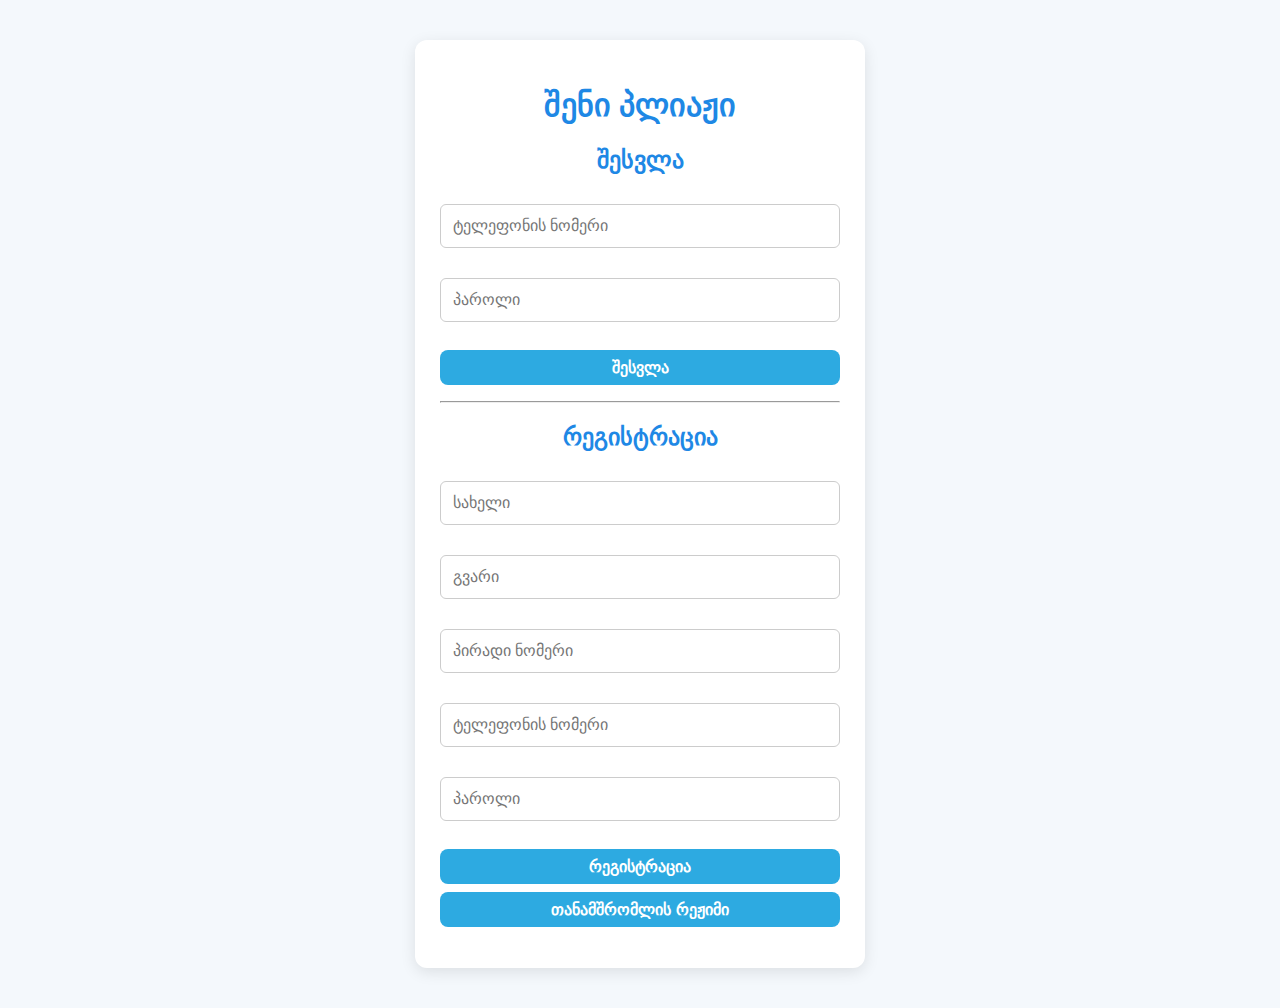
<file: index.html>
<!DOCTYPE html>
<html lang="ka">
<head>
  <meta charset="UTF-8">
    <meta name="viewport" content="width=device-width, initial-scale=1.0">
  <title>პლიაჟი</title>
  <link rel="stylesheet" href="style.css">
  <link rel="manifest" href="manifest.json">
  <link rel="webite icon" type = "png" href="დღე.png">
</head>
<body>
  <div class="container">
    <h1>შენი პლიაჟი</h1>

    <div id="loginSection">
      <h2>შესვლა</h2>
      <input type="text" id="loginPhone" placeholder="ტელეფონის ნომერი">
      <input type="password" id="loginPassword" placeholder="პაროლი">
      <button class="btn" id="loginBtn">შესვლა</button>
    </div>
<p id="status"></p>
    <hr>

    <div id="registerSection">
      <h2>რეგისტრაცია</h2>
      <input type="text" id="regName" placeholder="სახელი">
      <input type="text" id="regSurname" placeholder="გვარი">
      <input type="text" id="regPID" placeholder="პირადი ნომერი">
      <input type="text" id="regPhone" placeholder="ტელეფონის ნომერი">
      <input type="password" id="regPassword" placeholder="პაროლი">
      <button class="btn" id="registerBtn">რეგისტრაცია</button>
    </div>
    <button class="btn" onclick="window.location.href='sheyfulda.htm'">თანამშრომლის რეჟიმი</button>

    <p id="status"></p>

    <script src="index.js"></script>
  </div>
</body>
</html>
</file>
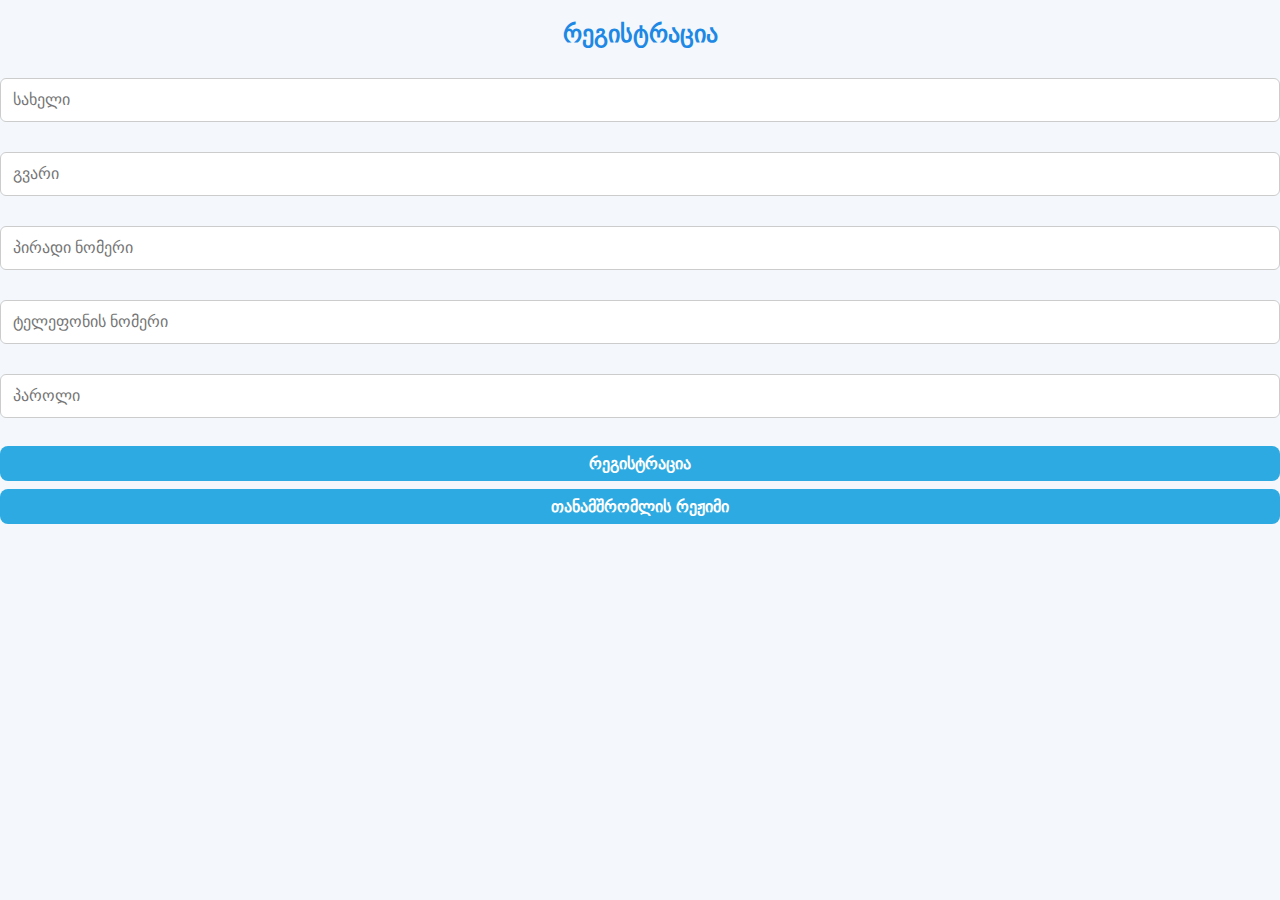
<file: 123.html>
<!DOCTYPE html>
<html lang="en">
<head>
    <meta charset="UTF-8">
    <meta name="viewport" content="width=device-width, initial-scale=1.0">
    <title>Document</title>
      <link rel="stylesheet" href="style.css">
</head>
<body>
     <div id="registerSection">
      <h2>რეგისტრაცია</h2>
      <input type="text" id="regName" placeholder="სახელი">
      <input type="text" id="regSurname" placeholder="გვარი">
      <input type="text" id="regPID" placeholder="პირადი ნომერი">
      <input type="text" id="regPhone" placeholder="ტელეფონის ნომერი">
      <input type="password" id="regPassword" placeholder="პაროლი">
      <button class="btn" id="registerBtn">რეგისტრაცია</button>
    </div>
    <button class="btn" onclick="window.location.href='sheyfulda.htm'">თანამშრომლის რეჟიმი</button>

    <p id="status"></p>


    <script>// Helper to save user to localStorage
function saveUserToLocalStorage(user) {
  localStorage.setItem(user.phone, JSON.stringify(user));
}

// Helper to get user from localStorage
function getUserFromLocalStorage(phone) {
  return JSON.parse(localStorage.getItem(phone));
}

// Show messages on the page
function showStatus(message, isError = false) {
  const statusEl = document.getElementById("status");
  statusEl.innerText = message;
  statusEl.style.color = isError ? "red" : "green";
}

// რეგისტრაცია
document.querySelector('#registerSection .btn').addEventListener('click', () => {
  const name = document.getElementById("regName").value.trim();
  const surname = document.getElementById("regSurname").value.trim();
  const pid = document.getElementById("regPID").value.trim();
  const phone = document.getElementById("regPhone").value.trim();
  const password = document.getElementById("regPassword").value;

  if (!name || !surname || !pid || !phone || !password) {
    return showStatus("გთხოვ შეავსო ყველა ველი!", true);
  }

  if (getUserFromLocalStorage(phone)) {
    return showStatus("მომხმარებელი უკვე არსებობს!", true);
  }

  const newUser = { name, surname, pid, phone, password };
  saveUserToLocalStorage(newUser);

  localStorage.setItem("loggedInUser", phone); // Save session
  window.location.href = "sheyfulda.htm";
});
</script>
</body>
</html>
</file>
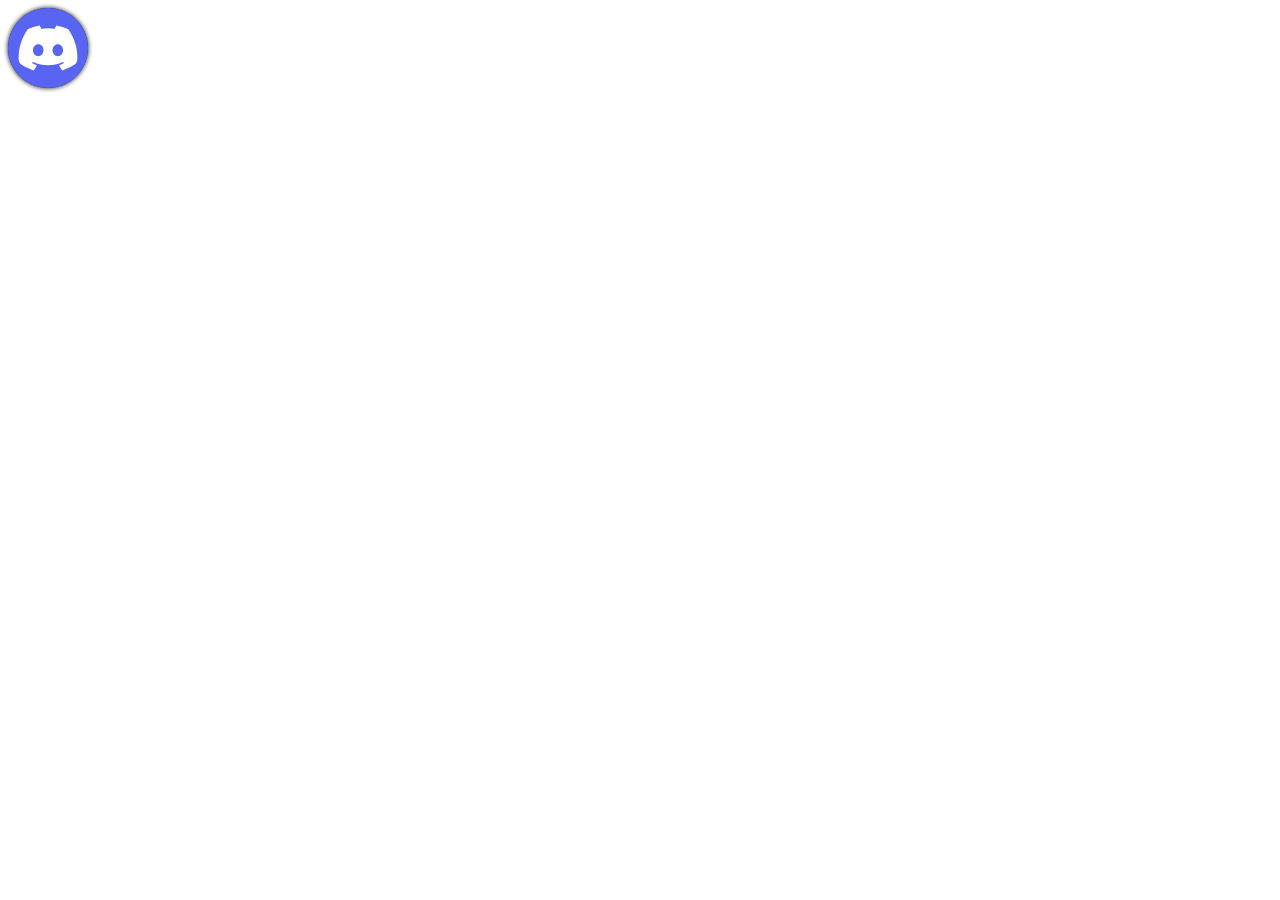
<file: 12345.html>
<!DOCTYPE html>
<html lang="en">
<head>
    <meta charset="UTF-8">
    <meta name="viewport" content="width=device-width, initial-scale=1.0">
    <title>Document</title>
    <style>/* From Uiverse.io by SnyDeTreves */ 
/**********/
/* Config */
/**********/

.tooltip {
  --color-background: 88, 101, 242;
  --color-text: #fff;
  --size-diameter: 5rem;
  --size-shadow: 5px;
}

/*************/
/* Container */
/*************/

/* Container - Base */
.tooltip {
  --size: var(--size-diameter);

  align-items: center;
  border: none;
  border-radius: var(--size);
  cursor: pointer;
  display: flex;
  fill: var(--color-text);
  height: var(--size);
  justify-content: center;
  position: relative;
  width: var(--size);
}
.tooltip::before,
.tooltip::after {
  border-radius: inherit;
  height: var(--size);
  position: absolute;
  width: var(--size);
}
/* Container - Darken */
.tooltip::before {
  background: rgba(var(--color-background), 1);
  box-shadow: 0 0 var(--size-shadow) #000;
  content: "";
  z-index: 1;
}
/* Container - Darken */
.tooltip::after {
  background: rgba(0, 0, 0, 0.2);
  z-index: 2;
}

/* Container - Interactions */
.tooltip:hover::after {
  content: "";
}
.tooltip:active::before {
  border: 1px solid #000;
  box-shadow: none;
}
.tooltip:active::after {
  background: rgba(0, 0, 0, 0.4);
}

/***********/
/* Content */
/***********/

/* Content - Base */
.tooltip__content {
  --size: calc(0.8 * var(--size-diameter));

  border-radius: var(--size);
  height: var(--size);
  position: relative;
  width: var(--size);
  z-index: 3;
}

/*********/
/* Label */
/*********/

/* Label - Base */
.tooltip__label {
  --size: calc(1 * var(--size-diameter));

  background: radial-gradient(
    circle at center,
    transparent 45%,
    rgb(var(--color-background)) 46%
  );
  border-radius: var(--size);
  font-size: calc(0.2 * var(--size-diameter));
  height: var(--size);
  left: calc(50% - var(--size) / 2);
  pointer-events: none;
  position: absolute;
  top: calc(50% - var(--size) / 2);
  transition: all 0.3s linear;
  width: var(--size);
}
/* Label - Path */
.tooltip__label #circlePath {
  display: none;
}
/* Label - Text */
.tooltip__label text {
  dominant-baseline: middle;
  font-weight: 600;
  text-anchor: middle;
}

/* Label - Interactions */
.tooltip:hover .tooltip__label {
  --size: calc(var(--size-diameter) + 6em);

  box-shadow: 0 0 var(--size-shadow) #000;
}
</style>
</head>
<body>
    <!-- From Uiverse.io by SnyDeTreves --> 
<button class="tooltip">
  <svg
    class="tooltip__label"
    viewBox="0 0 100 100"
    xmlns="http://www.w3.org/2000/svg"
  >
    <path id="circlePath" d="M 10 50 A 40 40 0 0 1 90 50"></path>
    <text>
      <textPath href="#circlePath" startOffset="50%">Discord</textPath>
    </text>
  </svg>
  <svg
    class="tooltip__content"
    viewBox="0 0 640 512"
    xmlns="http://www.w3.org/2000/svg"
  >
    <path
      d="M524.5 69.8a1.5 1.5 0 0 0 -.8-.7A485.1 485.1 0 0 0 404.1 32a1.8 1.8 0 0 0 -1.9 .9 337.5 337.5 0 0 0 -14.9 30.6 447.8 447.8 0 0 0 -134.4 0 309.5 309.5 0 0 0 -15.1-30.6 1.9 1.9 0 0 0 -1.9-.9A483.7 483.7 0 0 0 116.1 69.1a1.7 1.7 0 0 0 -.8 .7C39.1 183.7 18.2 294.7 28.4 404.4a2 2 0 0 0 .8 1.4A487.7 487.7 0 0 0 176 479.9a1.9 1.9 0 0 0 2.1-.7A348.2 348.2 0 0 0 208.1 430.4a1.9 1.9 0 0 0 -1-2.6 321.2 321.2 0 0 1 -45.9-21.9 1.9 1.9 0 0 1 -.2-3.1c3.1-2.3 6.2-4.7 9.1-7.1a1.8 1.8 0 0 1 1.9-.3c96.2 43.9 200.4 43.9 295.5 0a1.8 1.8 0 0 1 1.9 .2c2.9 2.4 6 4.9 9.1 7.2a1.9 1.9 0 0 1 -.2 3.1 301.4 301.4 0 0 1 -45.9 21.8 1.9 1.9 0 0 0 -1 2.6 391.1 391.1 0 0 0 30 48.8 1.9 1.9 0 0 0 2.1 .7A486 486 0 0 0 610.7 405.7a1.9 1.9 0 0 0 .8-1.4C623.7 277.6 590.9 167.5 524.5 69.8zM222.5 337.6c-29 0-52.8-26.6-52.8-59.2S193.1 219.1 222.5 219.1c29.7 0 53.3 26.8 52.8 59.2C275.3 311 251.9 337.6 222.5 337.6zm195.4 0c-29 0-52.8-26.6-52.8-59.2S388.4 219.1 417.9 219.1c29.7 0 53.3 26.8 52.8 59.2C470.7 311 447.5 337.6 417.9 337.6z"
    ></path>
  </svg>
</button>

</body>
</html>
</file>
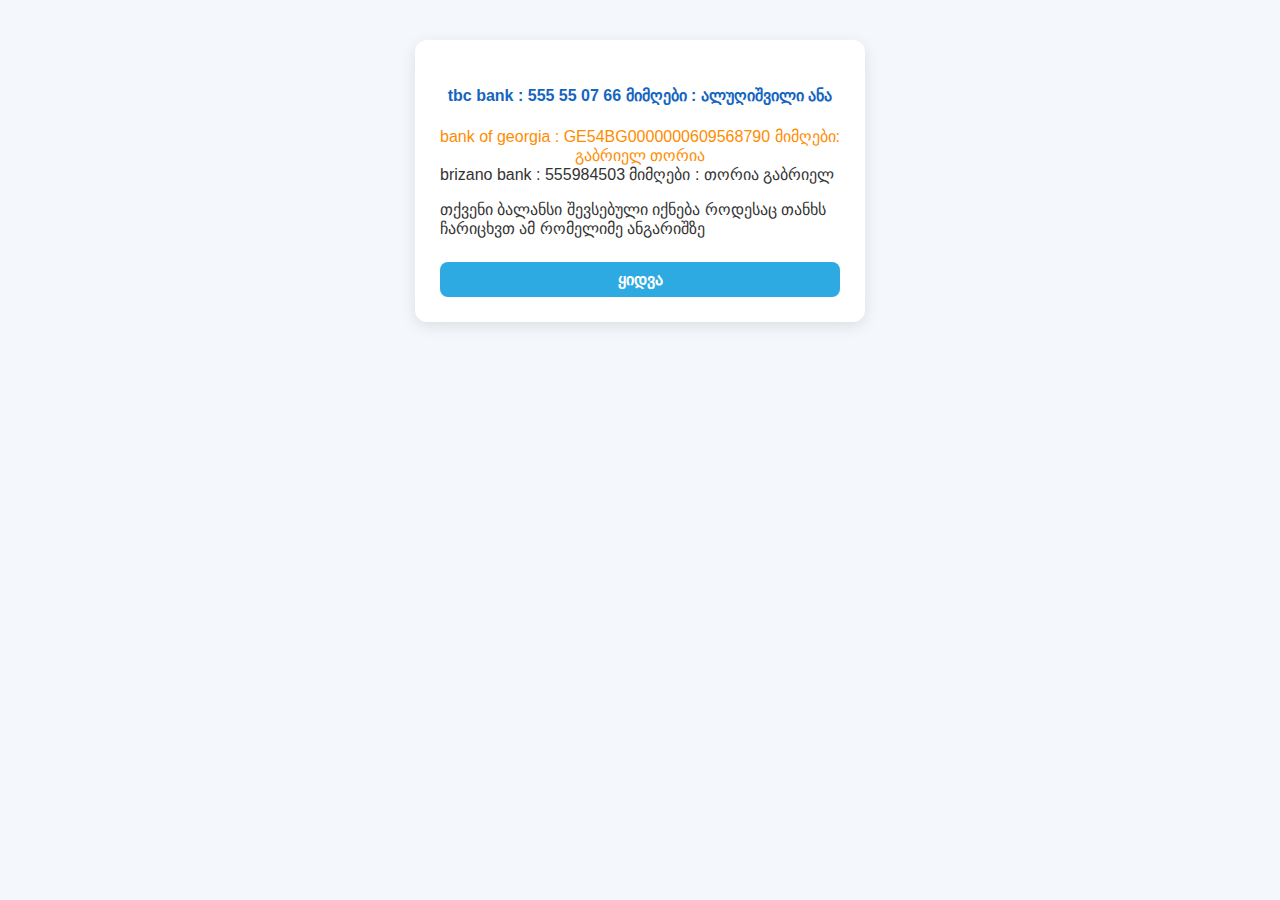
<file: balance.html>
<!DOCTYPE html>
<html lang="en">
<head>
  <meta charset="UTF-8">
  <meta name="viewport" content="width=device-width, initial-scale=1.0">
  <title>Document</title>
  <link rel="stylesheet" href="style.css">
</head>
<body>

  <div class="container">
<h4>
  tbc bank   :  555 55 07 66   მიმღები : ალუღიშვილი ანა
</h4>

<header>

bank of georgia :  GE54BG0000000609568790  მიმღები: გაბრიელ თორია


</header>

<main>

brizano bank : 555984503  მიმღები : თორია გაბრიელ




</main>


<p> თქვენი ბალანსი შევსებული იქნება როდესაც თანხს ჩარიცხვთ ამ რომელიმე ანგარიშზე</p>
 
<button class="btn" onclick="window.location.href='შესრულებულია.html '">ყიდვა</button>
  </div>
</body>
</html>
</file>
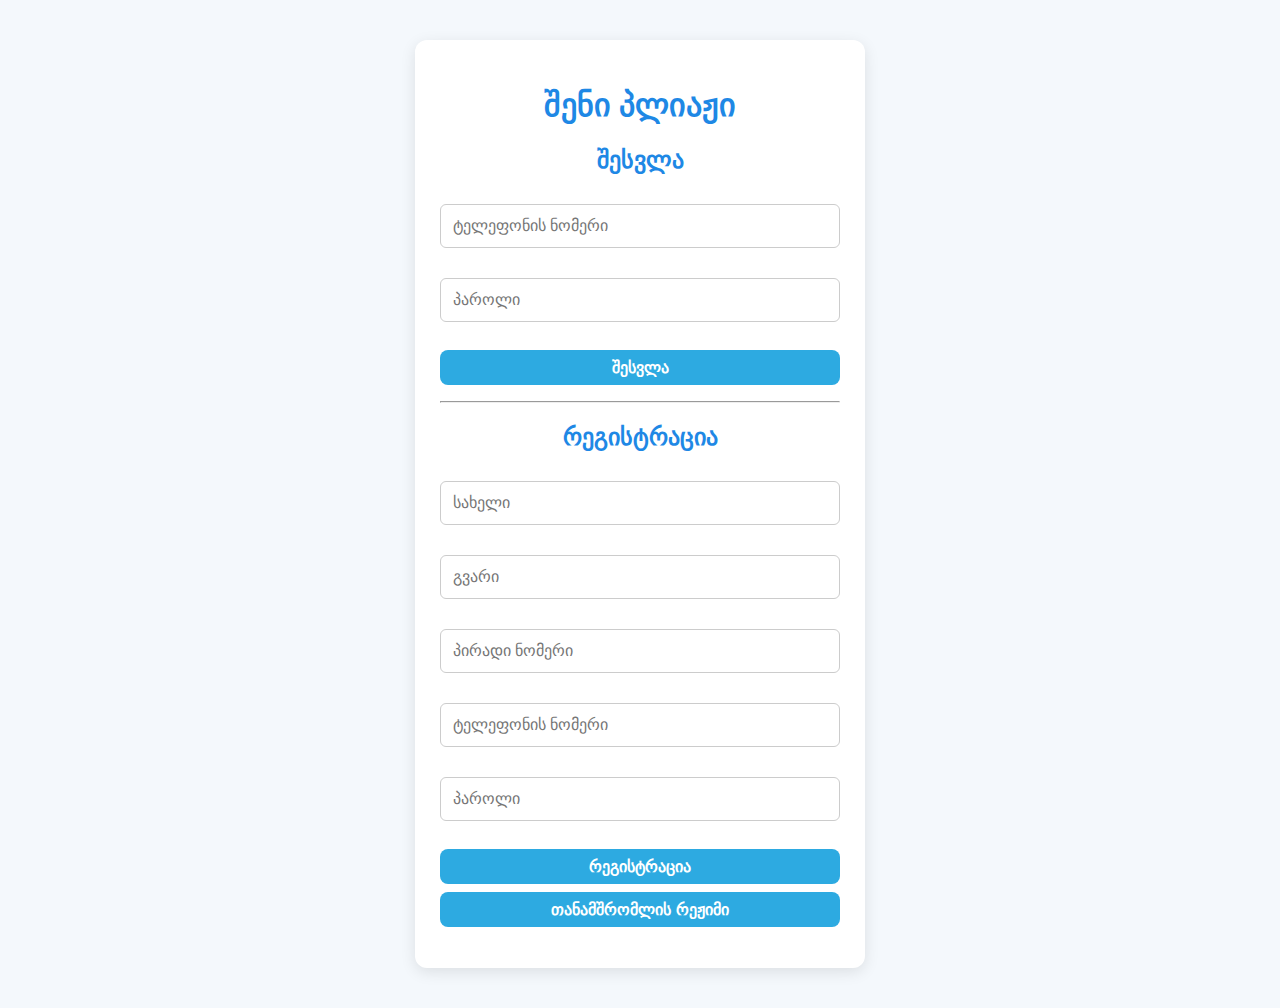
<file: main.html>
<!DOCTYPE html>
<html lang="ka">

<head>
  <meta charset="UTF-8">
  <meta name="viewport" content="width=device-width, initial-scale=1.0">
  <title>შენი პლიაჟი</title>
  <link rel="stylesheet" href="style.css">

</head>

<body>
  <div class="container">
    <h1 style="color: coral;">შენი პლიაჟი</h1>

    <p style="color: blue;">მოგესალმები, <span id="userName"></span>!</p>
    <p style="color: green;">ბალანსი: <span id="userBalance">0</span> ₾</p>
    <br>
    <p>აქციის გაუქმების თარიღი 01.01.2026წ</p>

    <button class="btn" onclick="window.location.href='profile.html'">პროფილი</button>
    <hr>

    <p style="color: blue;">პლიაჟების სივრცე</p>

    <div class="product-card">
      <img src="დღე.png" class="product-image">
      <h3 class="product-title">დღე</h3>
      <p class="product-description">აქცია; დასვენება • 1 საათი • 10₾</p>
      <button class="btn" onclick="addToCart(10)">დამატება</button>
    </div>

    <div class="product-card">
      <img src="ღამე.png" class="product-image">
      <h3 class="product-title">ღამე</h3>
      <p class="product-description"> აქცია; დასვენება • 1 საათი • 5₾</p>
      <button class="btn" onclick="addToCart(5)">დამატება</button>
    </div>

    <div class="product-card">
      <img src="ბავშვები.png" class="product-image">
      <h3 class="product-title">ბავშვები</h3>
      <p class="product-description"> აქცია;გართობა • 1 საათი • 2₾</p>
      <button class="btn" onclick="addToCart(2)">დამატება</button>
    </div>

    <p style="color: blue;">სასმელი და საჭმელი</p>

    <div class="product-card">
      <img src="ლუდი.png" class="product-image">
      <h3 class="product-title">ლუდი</h3>
      <p class="product-description">5₾</p>
      <button class="btn" onclick="addToCart(5)">დამატება</button>
    </div>

    <div class="product-card">
      <img src="ნაყინი.png" class="product-image">
      <h3 class="product-title">ნაყინი</h3>
      <p class="product-description">1₾</p>
      <button class="btn" onclick="addToCart(1)">დამატება</button>
    </div>

    <div class="product-card">
      <img src="კოკა კოლა.png" class="product-image">
      <h3 class="product-title">კოკა კოლა</h3>
      <p class="product-description">5₾</p>
      <button class="btn" onclick="addToCart(5)">დამატება</button>
    </div>

    <p>ჯამური ფასი: <span id="totalAmount">0</span> ₾</p>
    <button class="btn" onclick="purchase()">ყიდვა</button>
    <button class="btn" onclick="logout()">გასვლა</button>

    <p id="message" style="margin-top: 10px;"></p>
  </div>
  <script>
    let total = 0;

    const phone = localStorage.getItem("loggedInUser");
    const user = phone ? JSON.parse(localStorage.getItem(phone)) : null;

    if (!user) {
      window.location.href = "index.html";
    } else {
      if (!user.balance) user.balance = 0;
      document.getElementById("userName").innerText = user.name;
      document.getElementById("userBalance").innerText = user.balance;
      localStorage.setItem(phone, JSON.stringify(user));
    }

    function addToCart(amount) {
      total += amount;
      document.getElementById("totalAmount").innerText = total;
      showMessage(`დამატებულია! ჯამი: ${total} ₾`, false);
    }

    function purchase() {
      if (total === 0) {
        showMessage("გთხოვ აირჩიე პროდუქტი", true);
        return;
      }

      if (user.balance < total) {
        showMessage("ბალანსი არ არის საკმარისი!", true);
        return;
      }

      user.balance -= total;
      localStorage.setItem(phone, JSON.stringify(user));
      document.getElementById("userBalance").innerText = user.balance;
      showMessage("შეძენა წარმატებით შესრულდა!", false);

      setTimeout(() => {
        window.location.href = "შესრულებულია.html";
      }, 1000);
    }

    function addBalance(amount) {
      user.balance += amount;
      localStorage.setItem(phone, JSON.stringify(user));
      document.getElementById("userBalance").innerText = user.balance;
      showMessage(`დარიცხულია +${amount} ₾ ბალანსზე`, false);
    }

    function logout() {
      localStorage.removeItem("loggedInUser");
      window.location.href = "index.html";
    }

    function showMessage(text, isError) {
      const msg = document.getElementById("message");
      msg.innerText = text;
      msg.style.color = isError ? "red" : "green";
    }
  </script>

</body>

</html>
</file>
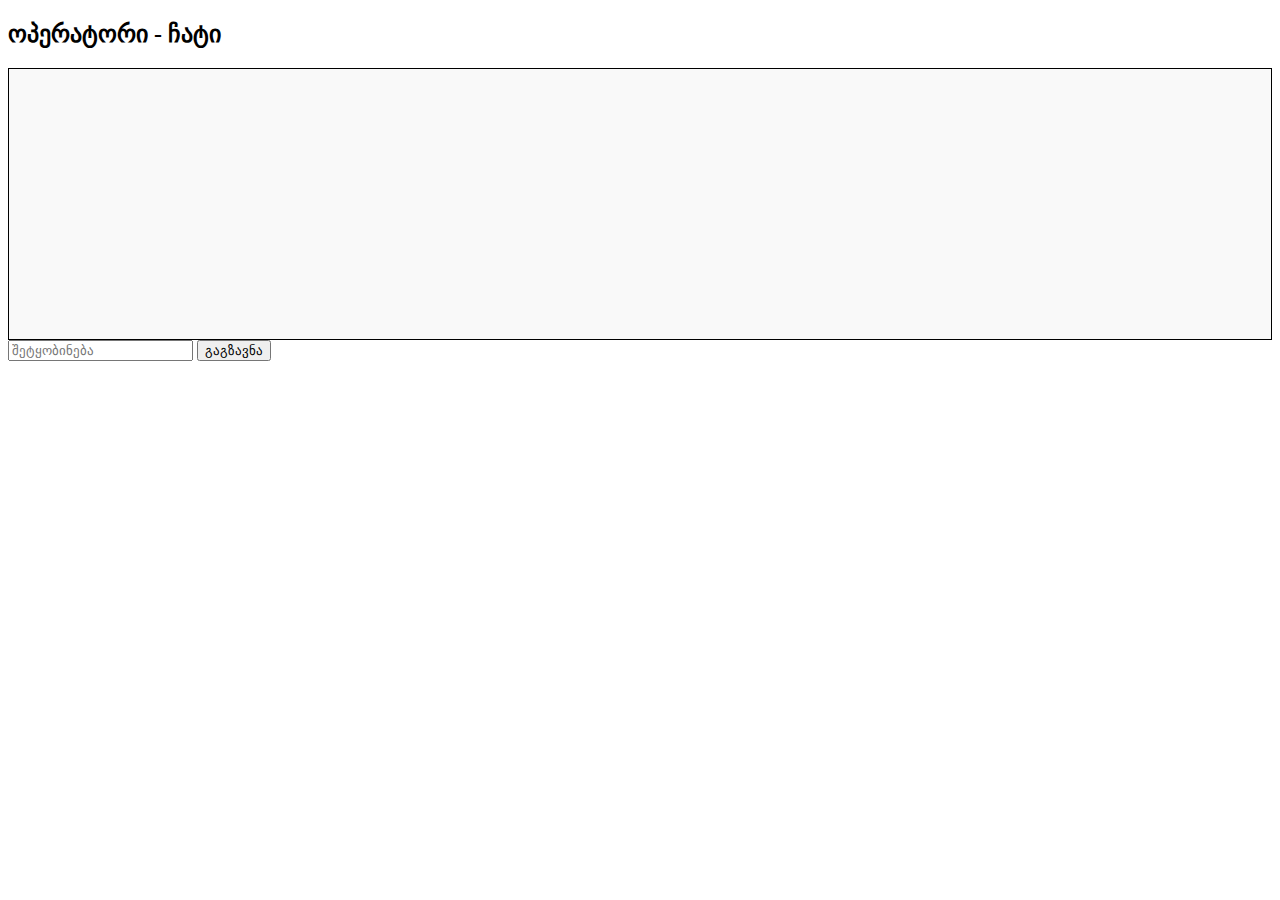
<file: opertor.html>
<!DOCTYPE html>
<html lang="ka">
<head>
<meta charset="UTF-8" />
  <meta name="viewport" content="width=device-width, initial-scale=1.0">
<title>ოპერატორი - ჩატი</title>
<style>
  #chatBox { border:1px solid #000; height:250px; overflow-y:auto; padding:10px; background:#f9f9f9; }
  .msg-user { color: blue; }
  .msg-operator { color: green; }
</style>
</head>
<body>
<h2>ოპერატორი - ჩატი</h2>
<div id="chatBox"></div>
<input id="msgInput" placeholder="შეტყობინება" autocomplete="off"/>
<button id="sendBtn">გაგზავნა</button>

<script>
  const CHAT_KEY = "brizano_chat";

  // ოპერატორის სახელი
  const operatorName = "ოპერატორი ";

  let lastUserMsgCount = 0;

  function readChat() {
    return JSON.parse(localStorage.getItem(CHAT_KEY) || "[]");
  }

  function saveChat(messages) {
    localStorage.setItem(CHAT_KEY, JSON.stringify(messages));
  }

  function renderChat() {
    const chat = readChat();
    const box = document.getElementById("chatBox");
    box.innerHTML = "";
    chat.forEach(m => {
      const div = document.createElement("div");
      div.className = m.sender === "user" ? "msg-user" : "msg-operator";
      div.textContent = `${m.sender === "user" ? "მომხმარებელი" : operatorName}: ${m.text}`;
      box.appendChild(div);
    });
    box.scrollTop = box.scrollHeight;
  }

  function checkNewUserMessages() {
    const chat = readChat();
    const userMessages = chat.filter(m => m.sender === "user");
    if (userMessages.length > lastUserMsgCount) {
      alert("ახალი შეტყობინება მომხმარებლისგან!");
      lastUserMsgCount = userMessages.length;
    }
  }

  document.getElementById("sendBtn").onclick = () => {
    const input = document.getElementById("msgInput");
    const text = input.value.trim();
    if (!text) return;
    const chat = readChat();
    chat.push({ sender: "operator", text });
    saveChat(chat);
    input.value = "";
    renderChat();
  };

  // რეგულარული ჩატის და ახალი შეტყობინების შემოწმება
  setInterval(() => {
    renderChat();
    checkNewUserMessages();
  }, 1500);

  renderChat();
</script>
</body>
</html>
</file>
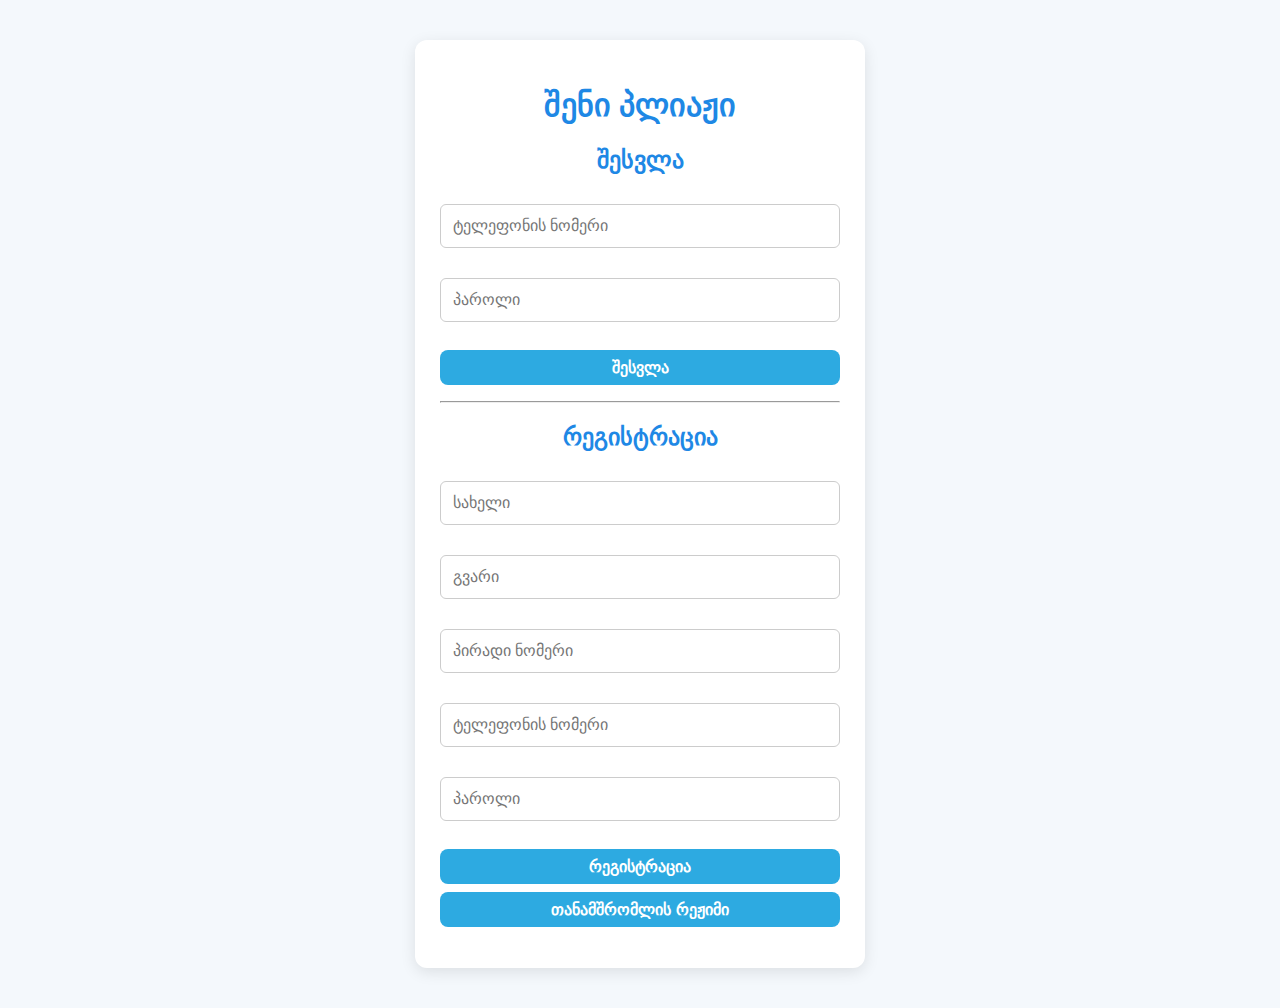
<file: profile.html>
<!DOCTYPE html>
<html lang="ka">
<head>
  <meta charset="UTF-8">
    <meta name="viewport" content="width=device-width, initial-scale=1.0">
  <title>მთავარი</title>
  <link rel="stylesheet" href="style.css">
</head>
<body>
  <div class="container">
    <h1>მოგესალმები პლაჟზე 🌞</h1>

    <div id="userInfo">
      <p><strong>სახელი:</strong> <span id="userName"></span></p>
      <p><strong>გვარი:</strong> <span id="userSurname"></span></p>
      <p><strong>პირადი ნომერი:</strong> <span id="userPID"></span></p>
      <p><strong>ტელეფონის ნომერი:</strong> <span id="userPhone"></span></p>
    </div>
 <button class="btn" onclick="window.location.href='main.html '">უკან#</button>
    <button class="btn" id="logoutBtn">გასვლა</button>
  </div>

  <script>
    const phone = localStorage.getItem("loggedInUser");
    const user = phone ? JSON.parse(localStorage.getItem(phone)) : null;

    if (!user) {
      // თუ ავტორიზაცია არ არსებობს, დაბრუნდი უკან
      window.location.href = "index.html";
    } else {
      document.getElementById("userName").innerText = user.name;
      document.getElementById("userSurname").innerText = user.surname;
      document.getElementById("userPID").innerText = user.pid;
      document.getElementById("userPhone").innerText = user.phone;
    }

    document.getElementById("logoutBtn").addEventListener("click", () => {
      localStorage.removeItem("loggedInUser");
      window.location.href = "index.html";
    });
  </script>
</body>
</html>
</file>
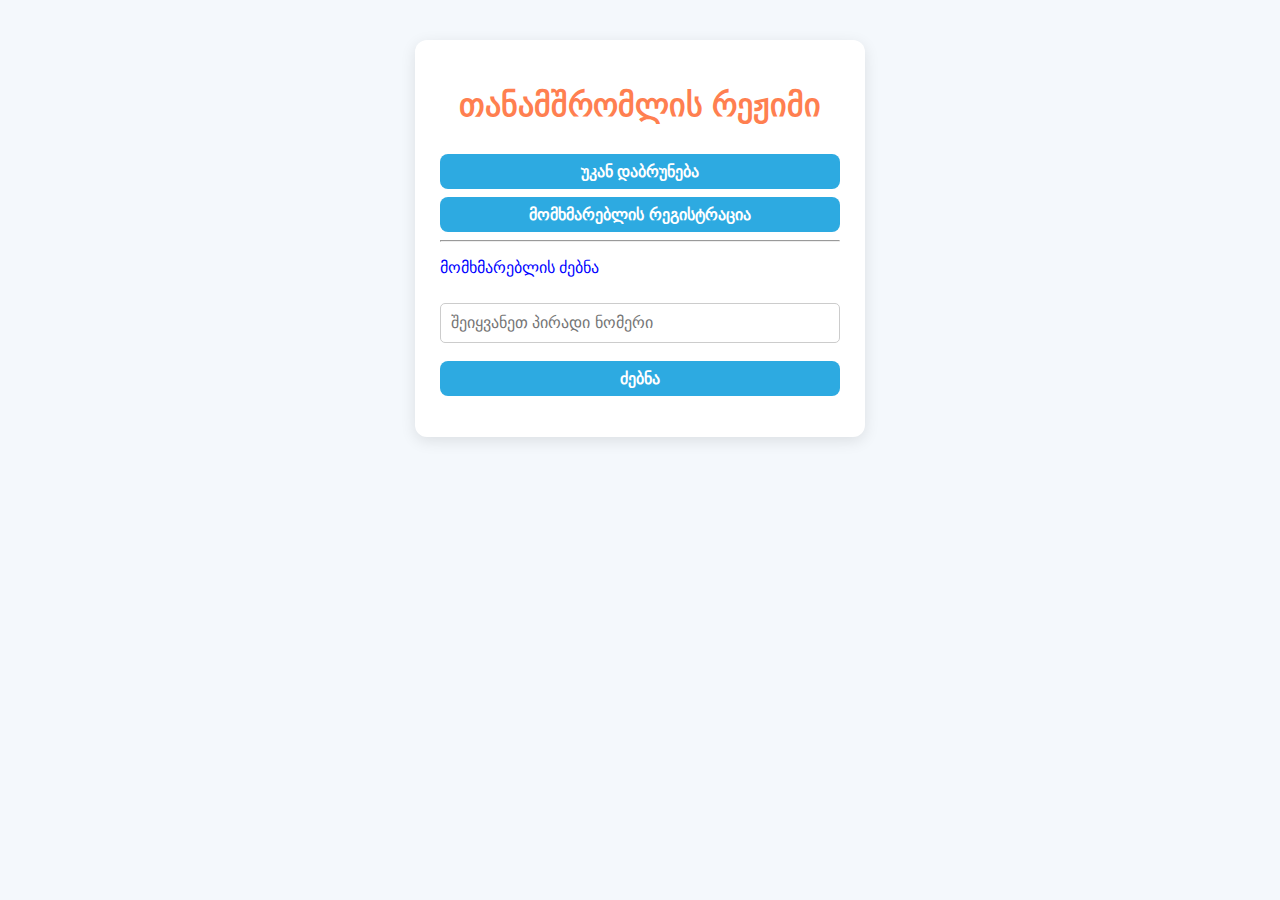
<file: sheyfulda.htm>
<!DOCTYPE html>
<html lang="ka">
<head>
    <meta charset="UTF-8">
      <meta name="viewport" content="width=device-width, initial-scale=1.0">
    <title>თანამშრომლის რეჟიმი</title>
    <link rel="stylesheet" href="style.css">
    <style>
        .result-card {
            background-color: #f0f0f0;
            border-radius: 8px;
            padding: 20px;
            margin-top: 20px;
            box-shadow: 0 4px 8px rgba(0,0,0,0.1);
        }
    </style>
</head>
<body>
    <div class="container">
        <h1 style="color: coral;">თანამშრომლის რეჟიმი</h1>
        <button class="btn" onclick="window.location.href='main.html'">უკან დაბრუნება</button>
         <button class="btn" onclick="window.location.href='123.html'">მომხმარებლის რეგისტრაცია</button>
        <hr>

        <p style="color: blue;">მომხმარებლის ძებნა</p>
        <div class="search-section">
            <input type="text" id="pidSearchInput" placeholder="შეიყვანეთ პირადი ნომერი" style="width: 100%; padding: 10px; margin-bottom: 10px; border-radius: 5px; border: 1px solid #ccc;">
            <button class="btn" onclick="searchUser()">ძებნა</button>
        </div>

        <div id="userResult" class="result-card" style="display: none;">
            <h3>მომხმარებლის ინფორმაცია</h3>
            <p><strong>სახელი:</strong> <span id="resName"></span></p>
            <p><strong>გვარი:</strong> <span id="resSurname"></span></p>
            <p><strong>პირადი ნომერი:</strong> <span id="resPID"></span></p>
            <p><strong>ტელეფონის ნომერი:</strong> <span id="resPhone"></span></p>
            <p><strong>ბალანსი:</strong> <span id="resBalance">0</span> ₾</p>
            
            <hr>
            <h4>პაროლის შეცვლა</h4>
            <input type="password" id="newPasswordInput" placeholder="ახალი პაროლი" style="width: 100%; padding: 10px; margin-bottom: 10px; border-radius: 5px; border: 1px solid #ccc;">
            <button class="btn" onclick="changePassword()">პაროლის შეცვლა</button>

            <hr>
            <h4>ბალანსის დამატება</h4>
            <input type="number" id="addBalanceInput" placeholder="თანხა" style="width: 100%; padding: 10px; margin-bottom: 10px; border-radius: 5px; border: 1px solid #ccc;">
            <button class="btn" onclick="addBalanceToUser()">თანხის დამატება</button>
            
            <hr>
            <h4>ბალანსის ჩამოჭრა</h4>
            <input type="number" id="deductBalanceInput" placeholder="თანხა" style="width: 100%; padding: 10px; margin-bottom: 10px; border-radius: 5px; border: 1px solid #ccc;">
            <button class="btn" onclick="deductBalanceFromUser()">თანხის ჩამოჭრა</button>
            <a href="shj.HTML">kalkulatori</a>
            <p id="employeeMessage" style="margin-top: 10px;"></p>
        </div>

        <p id="searchMessage" style="margin-top: 10px;"></p>
    </div>

    <script>
        let foundUserPhone = null;

        function searchUser() {
            const pid = document.getElementById("pidSearchInput").value.trim();
            const searchMessageEl = document.getElementById("searchMessage");
            const userResultEl = document.getElementById("userResult");
            
            userResultEl.style.display = 'none';
            searchMessageEl.innerText = '';

            if (!pid) {
                searchMessageEl.innerText = "გთხოვთ შეიყვანოთ პირადი ნომერი.";
                searchMessageEl.style.color = 'red';
                return;
            }

            let foundUser = null;
            for (let i = 0; i < localStorage.length; i++) {
                const key = localStorage.key(i);
                if (key !== 'loggedInUser') {
                    const user = JSON.parse(localStorage.getItem(key));
                    if (user && user.pid === pid) {
                        foundUser = user;
                        foundUserPhone = key;
                        break;
                    }
                }
            }

            if (foundUser) {
                document.getElementById("resName").innerText = foundUser.name;
                document.getElementById("resSurname").innerText = foundUser.surname;
                document.getElementById("resPID").innerText = foundUser.pid;
                document.getElementById("resPhone").innerText = foundUser.phone;
                document.getElementById("resBalance").innerText = foundUser.balance || 0;
                userResultEl.style.display = 'block';
                searchMessageEl.innerText = 'მომხმარებელი ნაპოვნია.';
                searchMessageEl.style.color = 'green';
            } else {
                searchMessageEl.innerText = 'მომხმარებელი ვერ მოიძებნა.';
                searchMessageEl.style.color = 'red';
            }
        }

        function changePassword() {
            if (!foundUserPhone) {
                document.getElementById("employeeMessage").innerText = "გთხოვთ, ჯერ იპოვოთ მომხმარებელი.";
                document.getElementById("employeeMessage").style.color = 'red';
                return;
            }

            const newPassword = document.getElementById("newPasswordInput").value;
            const employeeMessageEl = document.getElementById("employeeMessage");
            
            if (!newPassword) {
                employeeMessageEl.innerText = "გთხოვთ შეიყვანოთ ახალი პაროლი.";
                employeeMessageEl.style.color = 'red';
                return;
            }

            const user = JSON.parse(localStorage.getItem(foundUserPhone));
            user.password = newPassword;
            localStorage.setItem(foundUserPhone, JSON.stringify(user));

            employeeMessageEl.innerText = "პაროლი წარმატებით შეიცვალა!";
            employeeMessageEl.style.color = 'green';
            document.getElementById("newPasswordInput").value = "";
        }

        function addBalanceToUser() {
            if (!foundUserPhone) {
                document.getElementById("employeeMessage").innerText = "გთხოვთ, ჯერ იპოვოთ მომხმარებელი.";
                document.getElementById("employeeMessage").style.color = 'red';
                return;
            }

            const amountToAdd = parseFloat(document.getElementById("addBalanceInput").value);
            const employeeMessageEl = document.getElementById("employeeMessage");

            if (isNaN(amountToAdd) || amountToAdd <= 0) {
                employeeMessageEl.innerText = "გთხოვთ შეიყვანოთ სწორი თანხა.";
                employeeMessageEl.style.color = 'red';
                return;
            }

            const user = JSON.parse(localStorage.getItem(foundUserPhone));
            user.balance = (user.balance || 0) + amountToAdd;
            localStorage.setItem(foundUserPhone, JSON.stringify(user));
            
            document.getElementById("resBalance").innerText = user.balance;
            employeeMessageEl.innerText = `ბალანსს დაემატა ${amountToAdd} ₾. ახალი ბალანსი: ${user.balance} ₾`;
            employeeMessageEl.style.color = 'green';
            document.getElementById("addBalanceInput").value = "";
        }
        
        function deductBalanceFromUser() {
            if (!foundUserPhone) {
                document.getElementById("employeeMessage").innerText = "გთხოვთ, ჯერ იპოვოთ მომხმარებელი.";
                document.getElementById("employeeMessage").style.color = 'red';
                return;
            }

            const amountToDeduct = parseFloat(document.getElementById("deductBalanceInput").value);
            const employeeMessageEl = document.getElementById("employeeMessage");

            if (isNaN(amountToDeduct) || amountToDeduct <= 0) {
                employeeMessageEl.innerText = "გთხოვთ შეიყვანოთ სწორი თანხა.";
                employeeMessageEl.style.color = 'red';
                return;
            }
            
            const user = JSON.parse(localStorage.getItem(foundUserPhone));
            const currentBalance = user.balance || 0;
            
            if (currentBalance < amountToDeduct) {
                employeeMessageEl.innerText = "ბალანსზე არ არის საკმარისი თანხა.";
                employeeMessageEl.style.color = 'red';
                return;
            }

            user.balance = currentBalance - amountToDeduct;
            localStorage.setItem(foundUserPhone, JSON.stringify(user));
            
            document.getElementById("resBalance").innerText = user.balance;
            employeeMessageEl.innerText = `ბალანსს ჩამოეჭრა ${amountToDeduct} ₾. ახალი ბალანსი: ${user.balance} ₾`;
            employeeMessageEl.style.color = 'green';
            document.getElementById("deductBalanceInput").value = "";
        }
    </script>
</body>
</html>
</file>
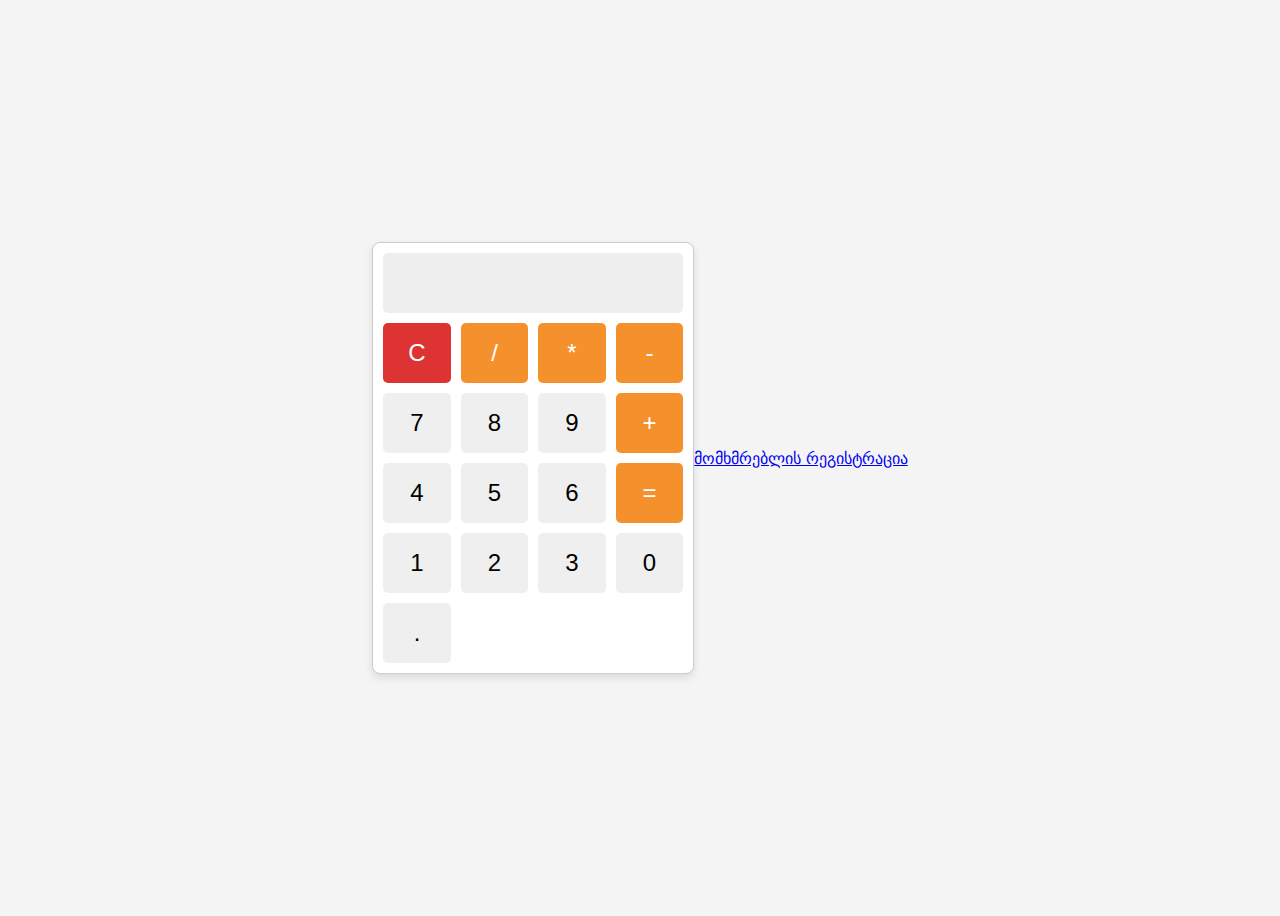
<file: shj.HTML>
<!DOCTYPE html>
<html>
<head>
    <meta charset="UTF-8" />
      <meta name="viewport" content="width=device-width, initial-scale=1.0">
    <title>JS კალკულატორი</title>
    <style>
        body {
            font-family: Arial, sans-serif;
            display: flex;
            justify-content: center;
            align-items: center;
            height: 100vh;
            background-color: #f4f4f4;
        }

        .calculator {
            width: 300px;
            border: 1px solid #ccc;
            border-radius: 8px;
            box-shadow: 0 4px 8px rgba(0, 0, 0, 0.1);
            background-color: #fff;
            padding: 10px;
        }

        #display {
            width: 100%;
            height: 60px;
            font-size: 2.5em;
            text-align: right;
            padding: 10px;
            box-sizing: border-box;
            border: none;
            background-color: #eee;
            margin-bottom: 10px;
            border-radius: 5px;
        }

        .buttons {
            display: grid;
            grid-template-columns: repeat(4, 1fr);
            gap: 10px;
        }

        .button {
            height: 60px;
            font-size: 1.5em;
            border: none;
            border-radius: 5px;
            cursor: pointer;
            transition: background-color 0.2s;
        }

        .button:hover {
            background-color: #e0e0e0;
        }

        .operator {
            background-color: #f5912d;
            color: white;
        }

        .operator:hover {
            background-color: #e4811c;
        }

        .equal {
            grid-column: span 2;
            background-color: #2196F3;
            color: white;
        }

        .equal:hover {
            background-color: #0b7dda;
        }

        .clear {
            background-color: #d33;
            color: white;
        }

        .clear:hover {
            background-color: #c22;
        }
        
    </style>
</head>
<body>

<div class="calculator">
    <input type="text" id="display" disabled>
    <div class="buttons">
        <button class="button clear">C</button>
        <button class="button operator">/</button>
        <button class="button operator">*</button>
        <button class="button operator">-</button>
        <button class="button">7</button>
        <button class="button">8</button>
        <button class="button">9</button>
        <button class="button operator">+</button>
        <button class="button">4</button>
        <button class="button">5</button>
        <button class="button">6</button>
        <button class="button operator">=</button>
        <button class="button">1</button>
        <button class="button">2</button>
        <button class="button">3</button>
        <button class="button">0</button>
        <button class="button">.</button>
    </div>
</div>
<a href="sheyfulda.htm">მომხმრებლის რეგისტრაცია</a>
<br>

<script>
    const display = document.getElementById('display');
    const buttons = document.querySelectorAll('.button');
    let currentInput = '';
    let operator = null;
    let firstOperand = null;

    buttons.forEach(button => {
        button.addEventListener('click', () => {
            const buttonText = button.textContent;

            if (buttonText >= '0' && buttonText <= '9' || buttonText === '.') {
                currentInput += buttonText;
                display.value = currentInput;
            } else if (buttonText === 'C') {
                currentInput = '';
                operator = null;
                firstOperand = null;
                display.value = '';
            } else if (buttonText === '=') {
                if (operator && currentInput) {
                    const secondOperand = parseFloat(currentInput);
                    let result;
                    switch (operator) {
                        case '+':
                            result = firstOperand + secondOperand;
                            break;
                        case '-':
                            result = firstOperand - secondOperand;
                            break;
                        case '*':
                            result = firstOperand * secondOperand;
                            break;
                        case '/':
                            result = firstOperand / secondOperand;
                            break;
                    }
                    display.value = result;
                    currentInput = result.toString();
                    operator = null;
                    firstOperand = null;
                }
            } else { // Operator
                if (currentInput) {
                    firstOperand = parseFloat(currentInput);
                    operator = buttonText;
                    currentInput = '';
                }
            }
        });
    });
</script>
</body>
</html>
</file>
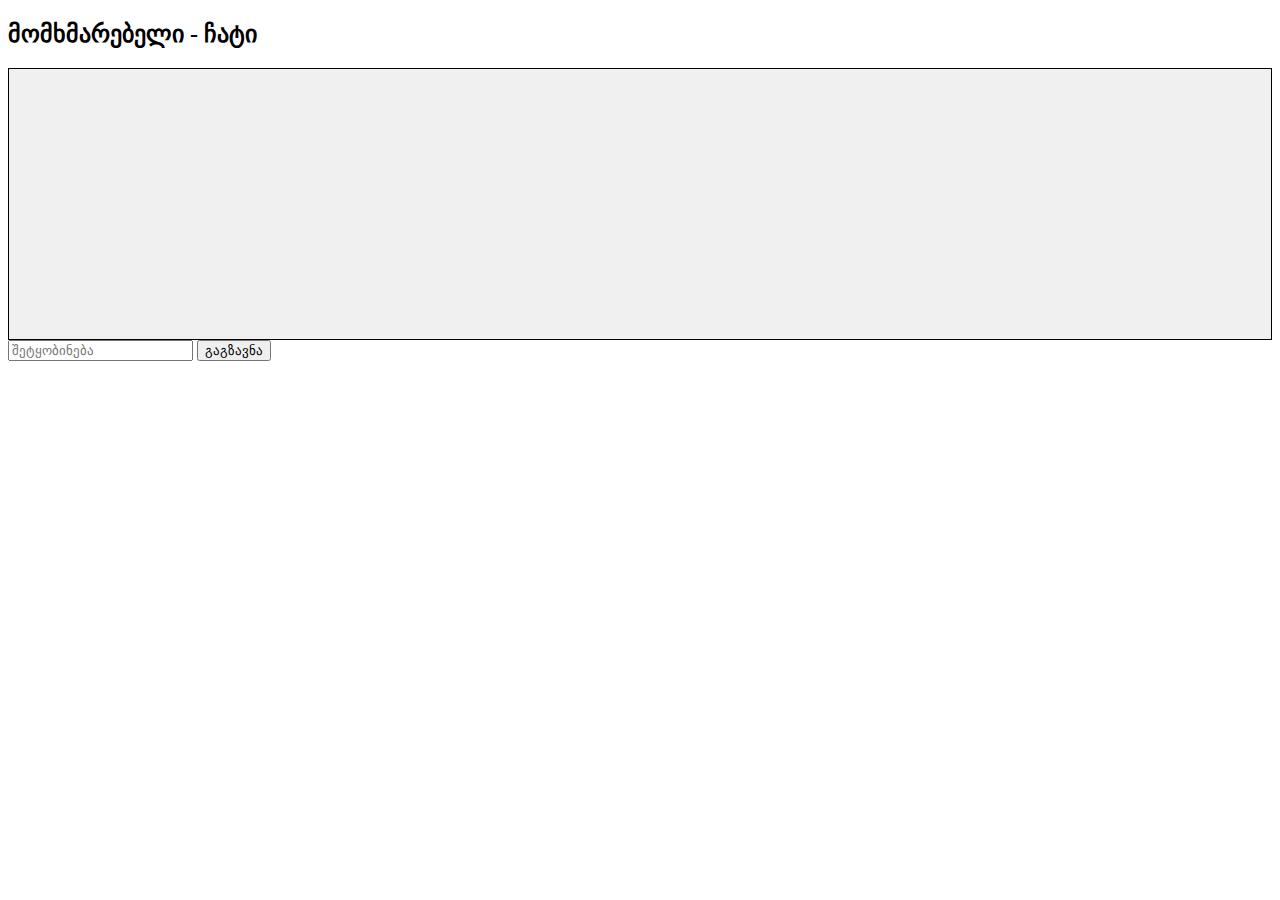
<file: user.html>
<!DOCTYPE html>
<html lang="ka">
<head>
<meta charset="UTF-8" />
  <meta name="viewport" content="width=device-width, initial-scale=1.0">
<title>მომხმარებელი - ჩატი</title>
<style>
  #chatBox { border:1px solid #000; height:250px; overflow-y:auto; padding:10px; background:#f0f0f0; }
  .msg-user { color: blue; }
  .msg-operator { color: green; }
</style>
</head>
<body>
<h2>მომხმარებელი - ჩატი</h2>
<div id="chatBox"></div>
<input id="msgInput" placeholder="შეტყობინება" autocomplete="off"/>
<button id="sendBtn">გაგზავნა</button>

<script>
  const CHAT_KEY = "brizano_chat";

  // მომხმარებლის სახელი
  const userName = "მომხმარებელი";

  function readChat() {
    return JSON.parse(localStorage.getItem(CHAT_KEY) || "[]");
  }

  function saveChat(messages) {
    localStorage.setItem(CHAT_KEY, JSON.stringify(messages));
  }

  function renderChat() {
    const chat = readChat();
    const box = document.getElementById("chatBox");
    box.innerHTML = "";
    chat.forEach(m => {
      const div = document.createElement("div");
      div.className = m.sender === "user" ? "msg-user" : "msg-operator";
      div.textContent = `${m.sender === "user" ? userName : "ოპერატორი"}: ${m.text}`;
      box.appendChild(div);
    });
    box.scrollTop = box.scrollHeight;
  }

  document.getElementById("sendBtn").onclick = () => {
    const input = document.getElementById("msgInput");
    const text = input.value.trim();
    if (!text) return;
    const chat = readChat();
    chat.push({ sender: "user", text });
    saveChat(chat);
    input.value = "";
    renderChat();
  };

  // ჩატის რეგულარული განახლება
  setInterval(() => {
    renderChat();
  }, 1000);

  renderChat();
</script>
</body>
</html>
</file>
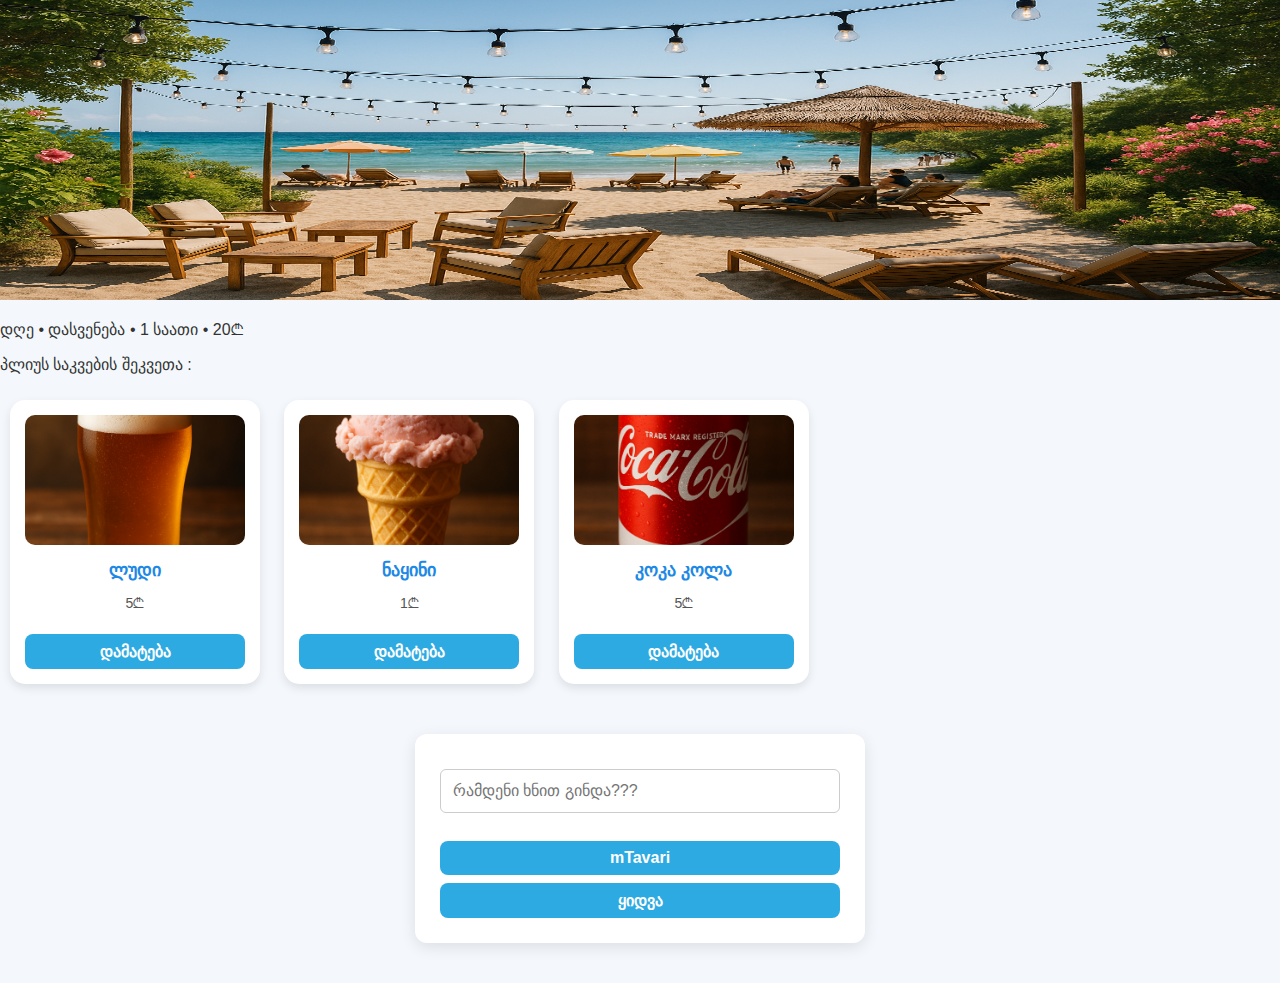
<file: ყიდვა1.html>
<!DOCTYPE html>
<html lang="en">
<head>
    <meta charset="UTF-8">
    <meta name="viewport" content="width=device-width, initial-scale=1.0">
    <title>Document</title>
    <link rel="stylesheet" href="style.css">
</head>
<body>
<div class="img">

<img src="დღე.png">




</div>







    <p>დღე • დასვენება • 1 საათი • 20₾</p>
 <p>პლიუს საკვების შეკვეთა : </p>

 <div class="product-card">
  <img src="ლუდი.png" alt="ლოკაცია ა.. ბათუმი " class="product-image">
  <h3 class="product-title">ლუდი </h3>
  <p class="product-description"> 5₾</p>
 <button class="btn" onclick="window.location.href='ყიდვა1.html'">დამატება</button>
</div>



<div class="product-card">
  <img src="ნაყინი.png" alt="ლოკაცია ა.. ბათუმი " class="product-image">
  <h3 class="product-title">ნაყინი</h3>
  <p class="product-description"> 1₾</p>
 <button class="btn" onclick="window.location.href='ყიდვა1.html'">დამატება</button>
</div>

<div class="product-card">
  <img src="კოკა კოლა.png" alt="ლოკაცია ა.. ბათუმი " class="product-image">
  <h3 class="product-title">კოკა კოლა</h3>
  <p class="product-description"> 5₾</p>
 <button class="btn" onclick="window.location.href='ყიდვა1.html'">დამატება</button>
</div>
<div class="container">
<input type="text" id="regName" placeholder="რამდენი ხნით გინდა???">
 <button class="btn" onclick="window.location.href='main.html'">mTavari</button>
  <button class="btn" onclick="window.location.href='შესრულებულია.html '">ყიდვა</button>
  </div>
</body>
</html>
</file>
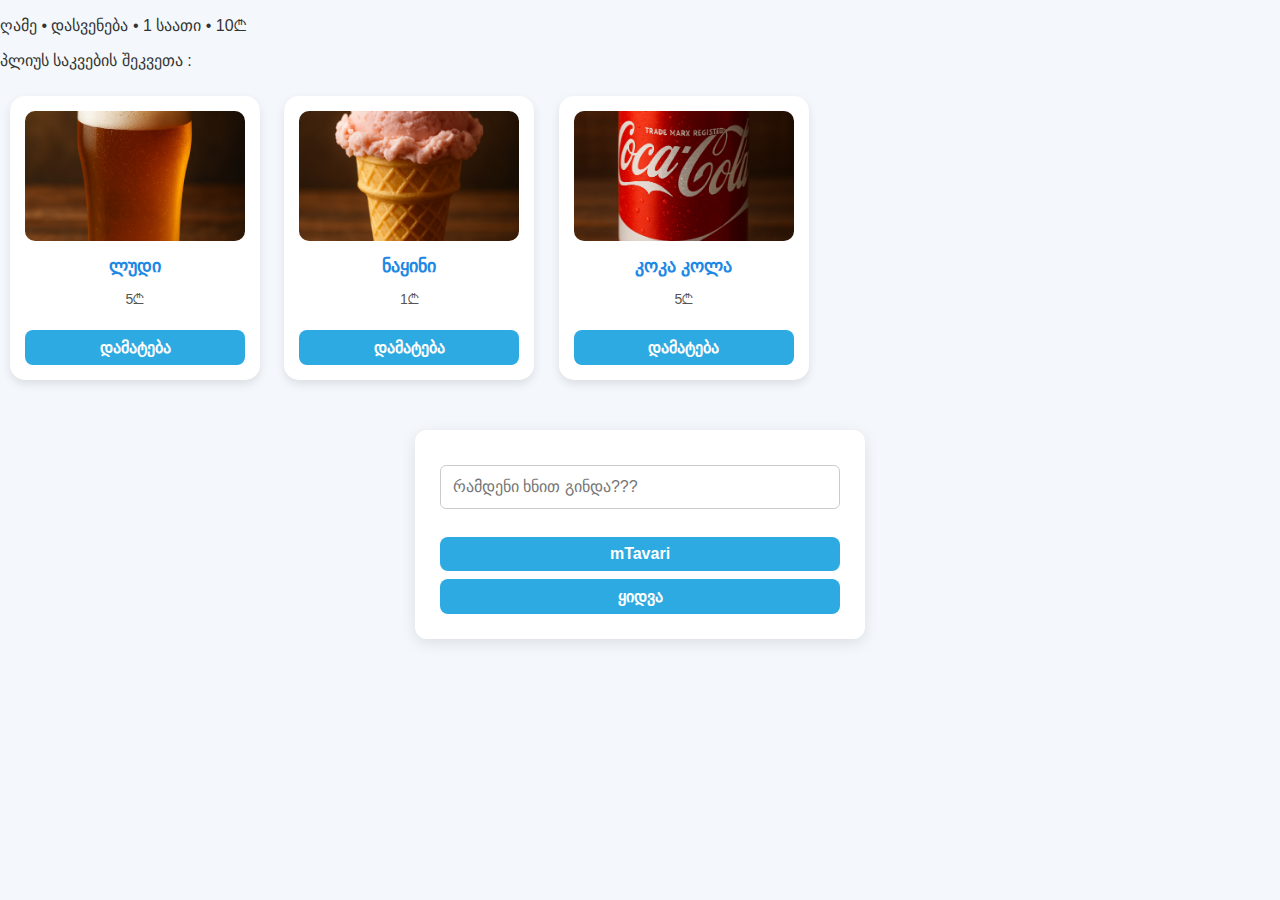
<file: ყიდვა2.html>
<!DOCTYPE html>
<html lang="en">
<head>
    <meta charset="UTF-8">
    <meta name="viewport" content="width=device-width, initial-scale=1.0">
    <title>Document</title>
    <link rel="stylesheet" href="style.css">
</head>
<body>
    <p>ღამე • დასვენება • 1 საათი • 10₾</p>
 <p>პლიუს საკვების შეკვეთა : </p>

<div class="product-card">
  <img src="ლუდი.png" alt="ლოკაცია ა.. ბათუმი " class="product-image">
  <h3 class="product-title">ლუდი </h3>
  <p class="product-description"> 5₾</p>
 <button class="btn" onclick="window.location.href='ყიდვა1.html'">დამატება</button>
</div>



<div class="product-card">
  <img src="ნაყინი.png" alt="ლოკაცია ა.. ბათუმი " class="product-image">
  <h3 class="product-title">ნაყინი</h3>
  <p class="product-description"> 1₾</p>
 <button class="btn" onclick="window.location.href='ყიდვა1.html'">დამატება</button>
</div>

<div class="product-card">
  <img src="კოკა კოლა.png" alt="ლოკაცია ა.. ბათუმი " class="product-image">
  <h3 class="product-title">კოკა კოლა</h3>
  <p class="product-description"> 5₾</p>
 <button class="btn" onclick="window.location.href='ყიდვა1.html'">დამატება</button>
</div>

<div class="container">
<input type="text" id="regName" placeholder="რამდენი ხნით გინდა???">
 <button class="btn" onclick="window.location.href='main.html'">mTavari</button>
  <button class="btn" onclick="window.location.href='შესრულებულია.html '">ყიდვა</button>
  </div>
</body>
</html>


</body>
</html>
</file>
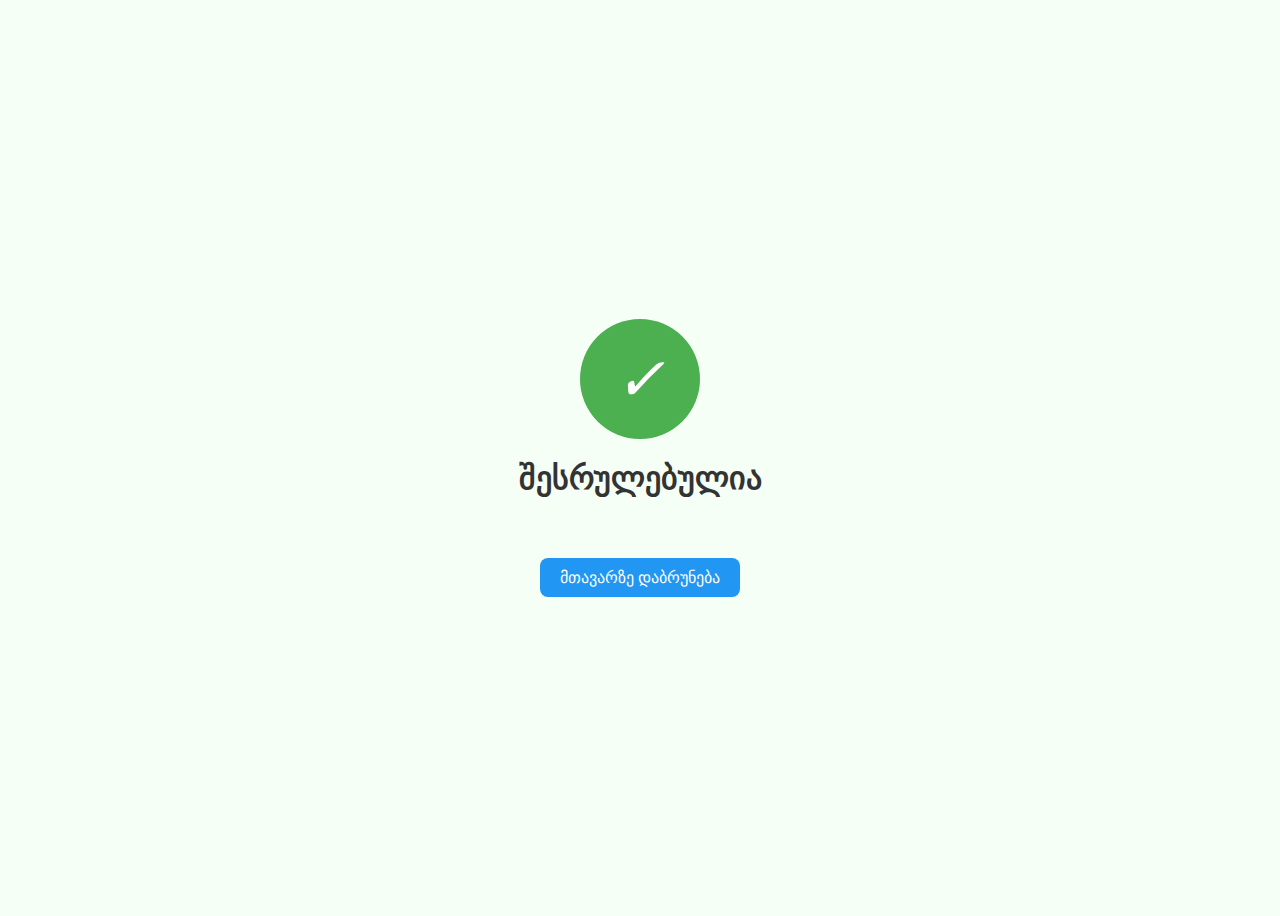
<file: შესრულებულია.html>
<!DOCTYPE html>
<html lang="ka">
<head>
  <meta charset="UTF-8">
  <title>გადარიცხვა წარმატებით</title>
  <style>
    body {
      background-color: #f6fff6;
      display: flex;
      flex-direction: column;
      align-items: center;
      justify-content: center;
      height: 100vh;
      font-family: sans-serif;
    }

    .circle {
      width: 120px;
      height: 120px;
      border-radius: 50%;
      background-color: #4CAF50;
      display: flex;
      align-items: center;
      justify-content: center;
      animation: pop 0.5s ease-out;
    }

    .circle i {
      font-size: 60px;
      color: white;
    }

    h1 {
      margin-top: 20px;
      color: #333;
    }

    @keyframes pop {
      0% {
        transform: scale(0.3);
        opacity: 0;
      }
      100% {
        transform: scale(1);
        opacity: 1;
      }
    }

    .back-btn {
      margin-top: 40px;
      padding: 10px 20px;
      background-color: #2196F3;
      color: white;
      border: none;
      border-radius: 8px;
      font-size: 16px;
      cursor: pointer;
    }

    .back-btn:hover {
      background-color: #1976D2;
    }
    @media (max-width: 500px) {
      .card-box {
        width: 100%;
      }
    }
  </style>
</head>
<body>
  <div class="circle">
    <i>&#10003;</i> <!-- ეს არის ✔ სიმბოლო -->
  </div>
  <h1> შესრულებულია</h1>
  <button class="back-btn" onclick="window.location.href='main.html'">მთავარზე დაბრუნება</button>
</body>
</html>
</file>
<file: style.css>
/* საერთო სტილები */
body {
  font-family: 'Segoe UI', sans-serif;
  background-color: #f4f8fc;
  margin: 0;
  padding: 0;
  color: #333;
}

/* კონტეინერი */
.container {
  max-width: 400px;
  margin: 40px auto;
  padding: 25px;
  background-color: white;
  border-radius: 12px;
  box-shadow: 0 4px 15px rgba(0, 0, 0, 0.1);
}

/* სათაური */
h1, h2, h3 {
  text-align: center;
  color: #1e88e5;
}

/* შეყვანის ველები */
input[type="text"],
input[type="password"],
input[type="number"],
input[type="tel"] {
  width: 100%;
  padding: 12px;
  margin: 10px 0 20px;
  border: 1px solid #ccc;
  border-radius: 6px;
  box-sizing: border-box;
  font-size: 16px;
}

/* ღილაკები */
.btn {
  width: 100%;
  background-color: #1e88e5;
  color: white;
  padding: 12px;
  border: none;
  border-radius: 6px;
  font-size: 16px;
  cursor: pointer;
  transition: background-color 0.2s;
  margin-top: 10px;
}

.btn:hover {
  background-color: #1565c0;
}

/* შეტყობინებების სტილი */
.success {
  color: green;
  font-weight: bold;
  margin-top: 15px;
}

.error {
  color: red;
  font-weight: bold;
  margin-top: 15px;
}

/* პროფილის ბლოკები */
.profile-info {
  background-color: #f0f4fa;
  padding: 15px;
  border-radius: 8px;
  margin-bottom: 20px;
}

.transaction-history {
  background-color: #f9f9f9;
  border-left: 4px solid #1e88e5;
  padding: 12px;
  margin: 10px 0;
  border-radius: 6px;
  font-size: 15px;
}

/* მობილურის მხარდაჭერა */
@media (max-width: 480px) {
  .container {
    margin: 20px 15px;
    padding: 20px;
  }

  .btn {
    padding: 10px;
    font-size: 15px;
  }
}
.product-card {
  width: 220px;
  padding: 15px;
  border-radius: 15px;
  box-shadow: 0 4px 10px rgba(0,0,0,0.1);
  text-align: center;
  background: white;
  margin: 10px;
  display: inline-block;
}

.product-image {
  width: 100%;
  height: 130px;
  object-fit: cover;
  border-radius: 10px;
}

.product-title {
  font-size: 18px;
  margin: 10px 0 5px;
}

.product-description {
  font-size: 14px;
  color: #555;
}

.btn {
  padding: 8px 15px;
  background: #2daae1;
  color: white;
  border: none;
  border-radius: 8px;
  cursor: pointer;
  margin-top: 8px;
  font-weight: bold;
  transition: background 0.3s;
}

.btn:hover {
  background: #178ec0;
}
img{

height: 300px;
width: 100%



}



h4 {

text-align: center;

color: #1565c0;



}
header{

text-align: center;

color: darkorange;



}
button{
border-radius: 50px;





}
/* 📱 ტელეფონის ხედისთვის (responsive) */
    @media (max-width: 600px) {
      body {
        padding: 10px;
      }

      .container {
        flex-direction: column;
        gap: 15px;
      }

      .card {
        padding: 15px;
        border-radius: 12px;
      }

      input, button {
        font-size: 1em;
        padding: 10px;
      }

      h1 {
        font-size: 1.4em;
      }
    }
</file>
